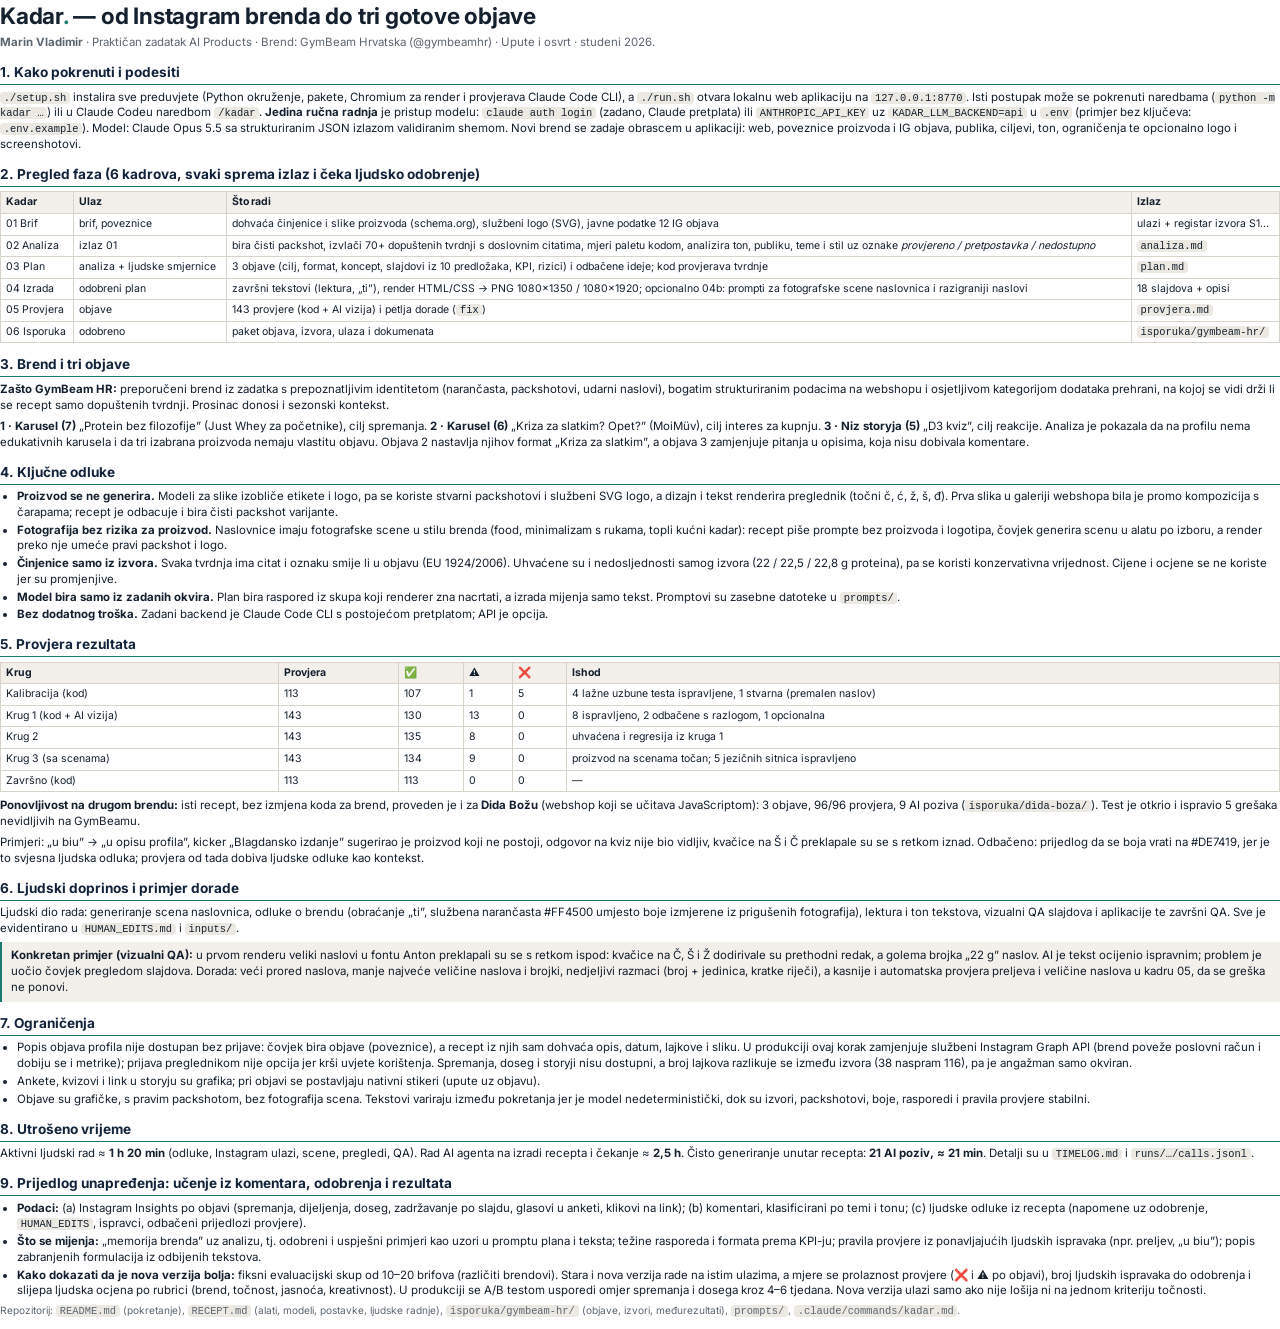
<file: docs/upute_i_osvrt.html>
<!doctype html>
<html lang="hr"><head><meta charset="utf-8">
<title>Kadar — upute i osvrt</title>
<style>
@font-face { font-family: Inter; src: url('../kadar/render/fonts/Inter-Variable.ttf'); font-weight: 100 900; }
@page { size: A4; margin: 13mm 14mm 12mm; }
* { box-sizing: border-box; }
body { font: 8.6pt/1.38 Inter, sans-serif; color: #14202E; margin: 0; }
h1 { font-size: 17pt; margin: 0 0 1mm; letter-spacing: -.01em; }
h1 em { font-style: normal; color: #1A7A70; }
.sub { color: #5C6670; margin-bottom: 3mm; }
h2 { font-size: 10.2pt; margin: 3.2mm 0 1.2mm; color: #12233A; border-bottom: 1.2pt solid #1A7A70; padding-bottom: .6mm; }
p { margin: 0 0 1.4mm; }
ul, ol { margin: 0 0 1.4mm; padding-left: 4.5mm; }
li { margin: 0 0 .5mm; }
code { font-family: ui-monospace, Menlo, monospace; font-size: 7.8pt; background: #ECE9E2; padding: 0 1mm; border-radius: 1mm; }
table { border-collapse: collapse; width: 100%; margin: .6mm 0 1.6mm; font-size: 7.9pt; }
th, td { border: .5pt solid #D9D4CA; padding: .8mm 1.3mm; text-align: left; vertical-align: top; }
th { background: #F3F0EB; }
.cols { display: grid; grid-template-columns: 1fr 1fr; gap: 5mm; }
.box { background: #F3F0EB; border-left: 2pt solid #1A7A70; padding: 1.6mm 2.4mm; margin: 1mm 0 1.6mm; }
.k { font-weight: 700; }
.small { font-size: 7.6pt; color: #5C6670; }
.pb { break-before: page; }
</style></head><body>

<h1>Kadar<em>.</em> — od Instagram brenda do tri gotove objave</h1>
<div class="sub"><b>Marin Vladimir</b> · Praktičan zadatak AI Products · Brend: GymBeam Hrvatska (@gymbeamhr) · Upute i osvrt · studeni 2026.</div>

<h2>1. Kako pokrenuti i podesiti</h2>
<p><code>./setup.sh</code> instalira sve preduvjete (Python okruženje, pakete, Chromium za render i provjerava Claude Code CLI), a <code>./run.sh</code> otvara lokalnu web aplikaciju na <code>127.0.0.1:8770</code>. Isti postupak može se pokrenuti naredbama (<code>python -m kadar …</code>) ili u Claude Codeu naredbom <code>/kadar</code>. <span class="k">Jedina ručna radnja</span> je pristup modelu: <code>claude auth login</code> (zadano, Claude pretplata) ili <code>ANTHROPIC_API_KEY</code> uz <code>KADAR_LLM_BACKEND=api</code> u <code>.env</code> (primjer bez ključeva: <code>.env.example</code>). Model: Claude Opus 5.5 sa strukturiranim JSON izlazom validiranim shemom. Novi brend se zadaje obrascem u aplikaciji: web, poveznice proizvoda i IG objava, publika, ciljevi, ton, ograničenja te opcionalno logo i screenshotovi.</p>

<h2>2. Pregled faza (6 kadrova, svaki sprema izlaz i čeka ljudsko odobrenje)</h2>
<table>
<tr><th>Kadar</th><th>Ulaz</th><th>Što radi</th><th>Izlaz</th></tr>
<tr><td>01 Brif</td><td>brif, poveznice</td><td>dohvaća činjenice i slike proizvoda (schema.org), službeni logo (SVG), javne podatke 12 IG objava</td><td>ulazi + registar izvora S1…</td></tr>
<tr><td>02 Analiza</td><td>izlaz 01</td><td>bira čisti packshot, izvlači 70+ dopuštenih tvrdnji s doslovnim citatima, mjeri paletu kodom, analizira ton, publiku, teme i stil uz oznake <i>provjereno / pretpostavka / nedostupno</i></td><td><code>analiza.md</code></td></tr>
<tr><td>03 Plan</td><td>analiza + ljudske smjernice</td><td>3 objave (cilj, format, koncept, slajdovi iz 10 predložaka, KPI, rizici) i odbačene ideje; kod provjerava tvrdnje</td><td><code>plan.md</code></td></tr>
<tr><td>04 Izrada</td><td>odobreni plan</td><td>završni tekstovi (lektura, „ti”), render HTML/CSS → PNG 1080×1350 / 1080×1920; opcionalno 04b: prompti za fotografske scene naslovnica i razigraniji naslovi</td><td>18 slajdova + opisi</td></tr>
<tr><td>05 Provjera</td><td>objave</td><td>143 provjere (kod + AI vizija) i petlja dorade (<code>fix</code>)</td><td><code>provjera.md</code></td></tr>
<tr><td>06 Isporuka</td><td>odobreno</td><td>paket objava, izvora, ulaza i dokumenata</td><td><code>isporuka/gymbeam-hr/</code></td></tr>
</table>

<h2>3. Brend i tri objave</h2>
<p><span class="k">Zašto GymBeam HR:</span> preporučeni brend iz zadatka s prepoznatljivim identitetom (narančasta, packshotovi, udarni naslovi), bogatim strukturiranim podacima na webshopu i osjetljivom kategorijom dodataka prehrani, na kojoj se vidi drži li se recept samo dopuštenih tvrdnji. Prosinac donosi i sezonski kontekst.</p>
<p><span class="k">1 · Karusel (7)</span> „Protein bez filozofije” (Just Whey za početnike), cilj spremanja. <span class="k">2 · Karusel (6)</span> „Kriza za slatkim? Opet?” (MoiMüv), cilj interes za kupnju. <span class="k">3 · Niz storyja (5)</span> „D3 kviz”, cilj reakcije. Analiza je pokazala da na profilu nema edukativnih karusela i da tri izabrana proizvoda nemaju vlastitu objavu. Objava 2 nastavlja njihov format „Kriza za slatkim”, a objava 3 zamjenjuje pitanja u opisima, koja nisu dobivala komentare.</p>

<h2>4. Ključne odluke</h2>
<ul>
<li><span class="k">Proizvod se ne generira.</span> Modeli za slike izobliče etikete i logo, pa se koriste stvarni packshotovi i službeni SVG logo, a dizajn i tekst renderira preglednik (točni č, ć, ž, š, đ). Prva slika u galeriji webshopa bila je promo kompozicija s čarapama; recept je odbacuje i bira čisti packshot varijante.</li>
<li><span class="k">Fotografija bez rizika za proizvod.</span> Naslovnice imaju fotografske scene u stilu brenda (food, minimalizam s rukama, topli kućni kadar): recept piše prompte bez proizvoda i logotipa, čovjek generira scenu u alatu po izboru, a render preko nje umeće pravi packshot i logo.</li>
<li><span class="k">Činjenice samo iz izvora.</span> Svaka tvrdnja ima citat i oznaku smije li u objavu (EU 1924/2006). Uhvaćene su i nedosljednosti samog izvora (22 / 22,5 / 22,8 g proteina), pa se koristi konzervativna vrijednost. Cijene i ocjene se ne koriste jer su promjenjive.</li>
<li><span class="k">Model bira samo iz zadanih okvira.</span> Plan bira raspored iz skupa koji renderer zna nacrtati, a izrada mijenja samo tekst. Promptovi su zasebne datoteke u <code>prompts/</code>.</li>
<li><span class="k">Bez dodatnog troška.</span> Zadani backend je Claude Code CLI s postojećom pretplatom; API je opcija.</li>
</ul>

<h2>5. Provjera rezultata</h2>
<table>
<tr><th>Krug</th><th>Provjera</th><th>✅</th><th>⚠️</th><th>❌</th><th>Ishod</th></tr>
<tr><td>Kalibracija (kod)</td><td>113</td><td>107</td><td>1</td><td>5</td><td>4 lažne uzbune testa ispravljene, 1 stvarna (premalen naslov)</td></tr>
<tr><td>Krug 1 (kod + AI vizija)</td><td>143</td><td>130</td><td>13</td><td>0</td><td>8 ispravljeno, 2 odbačene s razlogom, 1 opcionalna</td></tr>
<tr><td>Krug 2</td><td>143</td><td>135</td><td>8</td><td>0</td><td>uhvaćena i regresija iz kruga 1</td></tr>
<tr><td>Krug 3 (sa scenama)</td><td>143</td><td>134</td><td>9</td><td>0</td><td>proizvod na scenama točan; 5 jezičnih sitnica ispravljeno</td></tr>
<tr><td>Završno (kod)</td><td>113</td><td>113</td><td>0</td><td>0</td><td>—</td></tr>
</table>
<p><span class="k">Ponovljivost na drugom brendu:</span> isti recept, bez izmjena koda za brend, proveden je i za <span class="k">Dida Božu</span> (webshop koji se učitava JavaScriptom): 3 objave, 96/96 provjera, 9 AI poziva (<code>isporuka/dida-boza/</code>). Test je otkrio i ispravio 5 grešaka nevidljivih na GymBeamu.</p>
<p>Primjeri: „u biu” → „u opisu profila”, kicker „Blagdansko izdanje” sugerirao je proizvod koji ne postoji, odgovor na kviz nije bio vidljiv, kvačice na Š i Č preklapale su se s retkom iznad. Odbačeno: prijedlog da se boja vrati na #DE7419, jer je to svjesna ljudska odluka; provjera od tada dobiva ljudske odluke kao kontekst.</p>

<h2>6. Ljudski doprinos i primjer dorade</h2>
<p>Ljudski dio rada: generiranje scena naslovnica, odluke o brendu (obraćanje „ti”, službena narančasta #FF4500 umjesto boje izmjerene iz prigušenih fotografija), lektura i ton tekstova, vizualni QA slajdova i aplikacije te završni QA. Sve je evidentirano u <code>HUMAN_EDITS.md</code> i <code>inputs/</code>.</p>
<div class="box"><span class="k">Konkretan primjer (vizualni QA):</span> u prvom renderu veliki naslovi u fontu Anton preklapali su se s retkom ispod: kvačice na Č, Š i Ž dodirivale su prethodni redak, a golema brojka „22 g” naslov. AI je tekst ocijenio ispravnim; problem je uočio čovjek pregledom slajdova. Dorada: veći prored naslova, manje najveće veličine naslova i brojki, nedjeljivi razmaci (broj + jedinica, kratke riječi), a kasnije i automatska provjera preljeva i veličine naslova u kadru 05, da se greška ne ponovi.</div>

<h2>7. Ograničenja</h2>
<ul>
<li>Popis objava profila nije dostupan bez prijave: čovjek bira objave (poveznice), a recept iz njih sam dohvaća opis, datum, lajkove i sliku. U produkciji ovaj korak zamjenjuje službeni Instagram Graph API (brend poveže poslovni račun i dobiju se i metrike); prijava preglednikom nije opcija jer krši uvjete korištenja. Spremanja, doseg i storyji nisu dostupni, a broj lajkova razlikuje se između izvora (38 naspram 116), pa je angažman samo okviran.</li>
<li>Ankete, kvizovi i link u storyju su grafika; pri objavi se postavljaju nativni stikeri (upute uz objavu).</li>
<li>Objave su grafičke, s pravim packshotom, bez fotografija scena. Tekstovi variraju između pokretanja jer je model nedeterministički, dok su izvori, packshotovi, boje, rasporedi i pravila provjere stabilni.</li>
</ul>

<h2>8. Utrošeno vrijeme</h2>
<p>Aktivni ljudski rad ≈ <span class="k">1 h 20 min</span> (odluke, Instagram ulazi, scene, pregledi, QA). Rad AI agenta na izradi recepta i čekanje ≈ <span class="k">2,5 h</span>. Čisto generiranje unutar recepta: <span class="k">21 AI poziv, ≈ 21 min</span>. Detalji su u <code>TIMELOG.md</code> i <code>runs/…/calls.jsonl</code>.</p>

<h2>9. Prijedlog unapređenja: učenje iz komentara, odobrenja i rezultata</h2>
<ul>
<li><span class="k">Podaci:</span> (a) Instagram Insights po objavi (spremanja, dijeljenja, doseg, zadržavanje po slajdu, glasovi u anketi, klikovi na link); (b) komentari, klasificirani po temi i tonu; (c) ljudske odluke iz recepta (napomene uz odobrenje, <code>HUMAN_EDITS</code>, ispravci, odbačeni prijedlozi provjere).</li>
<li><span class="k">Što se mijenja:</span> „memorija brenda” uz analizu, tj. odobreni i uspješni primjeri kao uzori u promptu plana i teksta; težine rasporeda i formata prema KPI-ju; pravila provjere iz ponavljajućih ljudskih ispravaka (npr. preljev, „u biu”); popis zabranjenih formulacija iz odbijenih tekstova.</li>
<li><span class="k">Kako dokazati da je nova verzija bolja:</span> fiksni evaluacijski skup od 10–20 brifova (različiti brendovi). Stara i nova verzija rade na istim ulazima, a mjere se prolaznost provjere (❌ i ⚠️ po objavi), broj ljudskih ispravaka do odobrenja i slijepa ljudska ocjena po rubrici (brend, točnost, jasnoća, kreativnost). U produkciji se A/B testom usporedi omjer spremanja i dosega kroz 4–6 tjedana. Nova verzija ulazi samo ako nije lošija ni na jednom kriteriju točnosti.</li>
</ul>
<p class="small">Repozitorij: <code>README.md</code> (pokretanje), <code>RECEPT.md</code> (alati, modeli, postavke, ljudske radnje), <code>isporuka/gymbeam-hr/</code> (objave, izvori, međurezultati), <code>prompts/</code>, <code>.claude/commands/kadar.md</code>.</p>
</body></html>
</file>
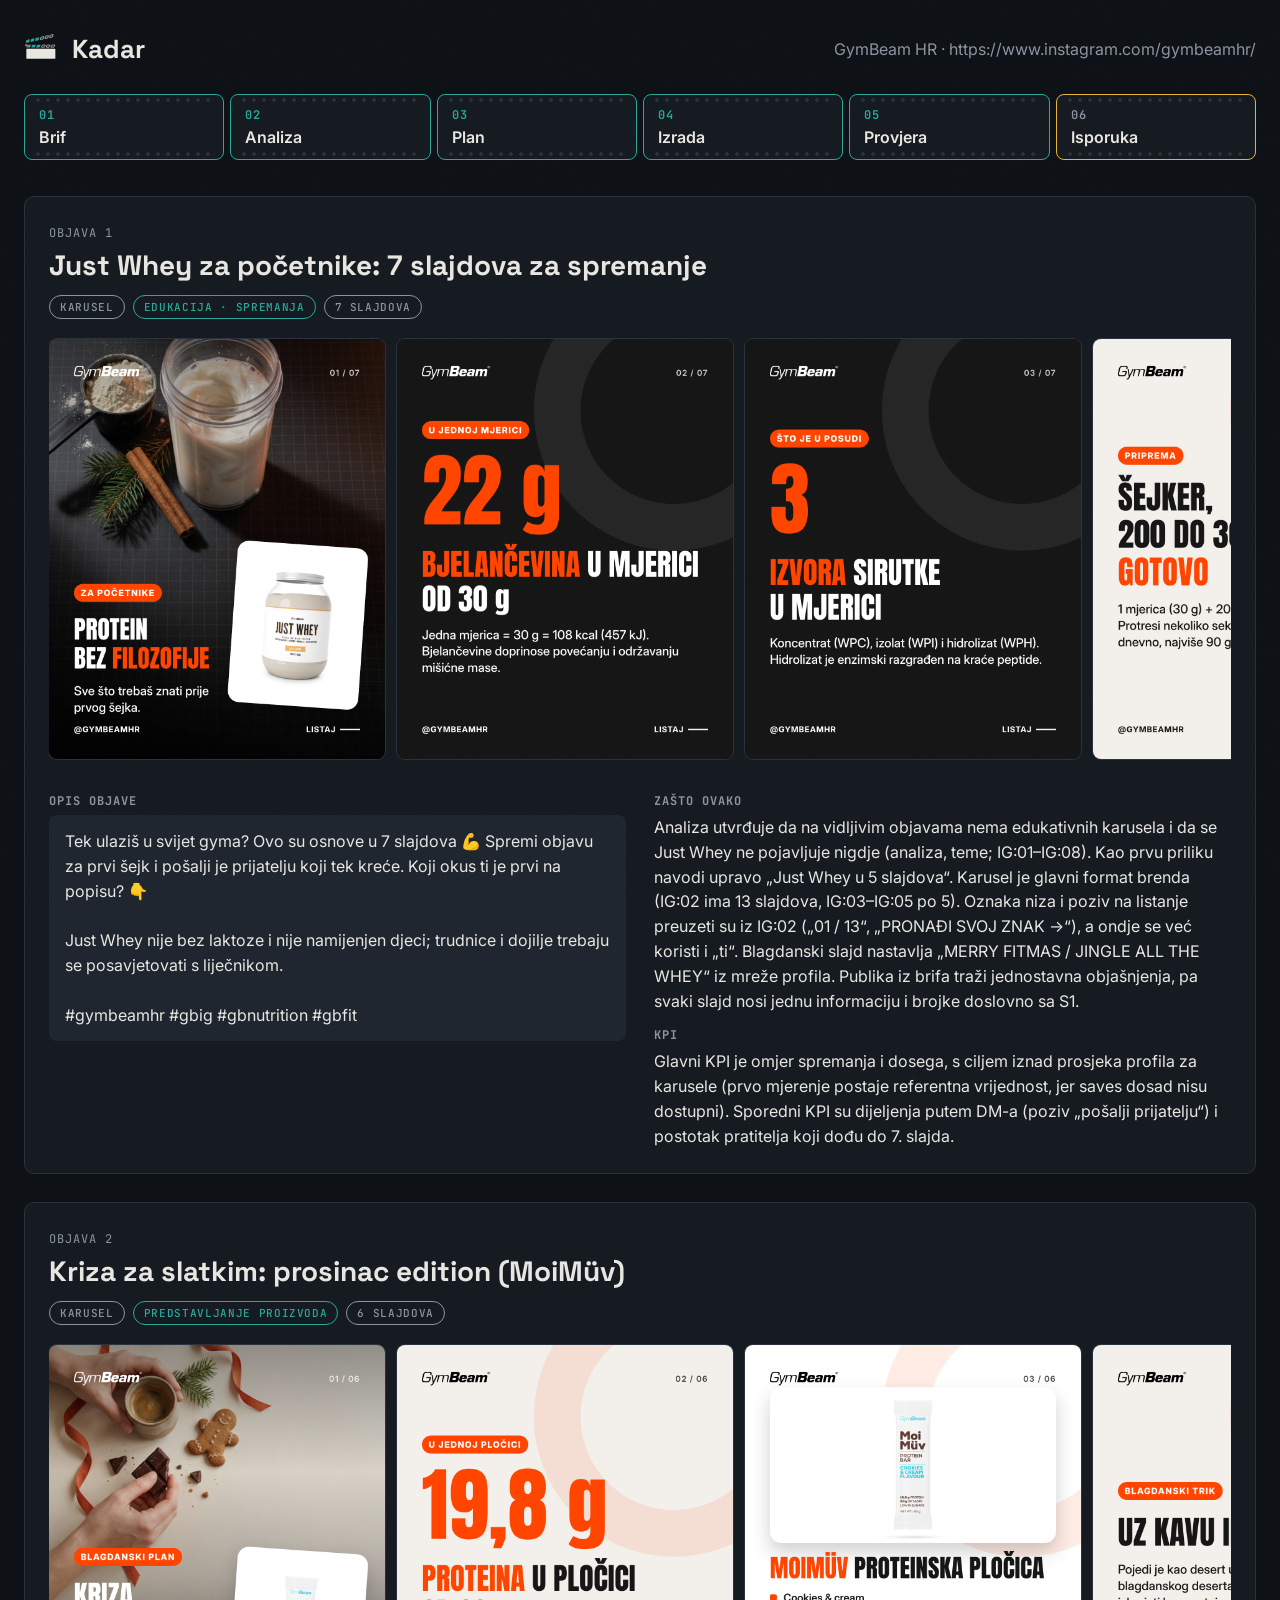
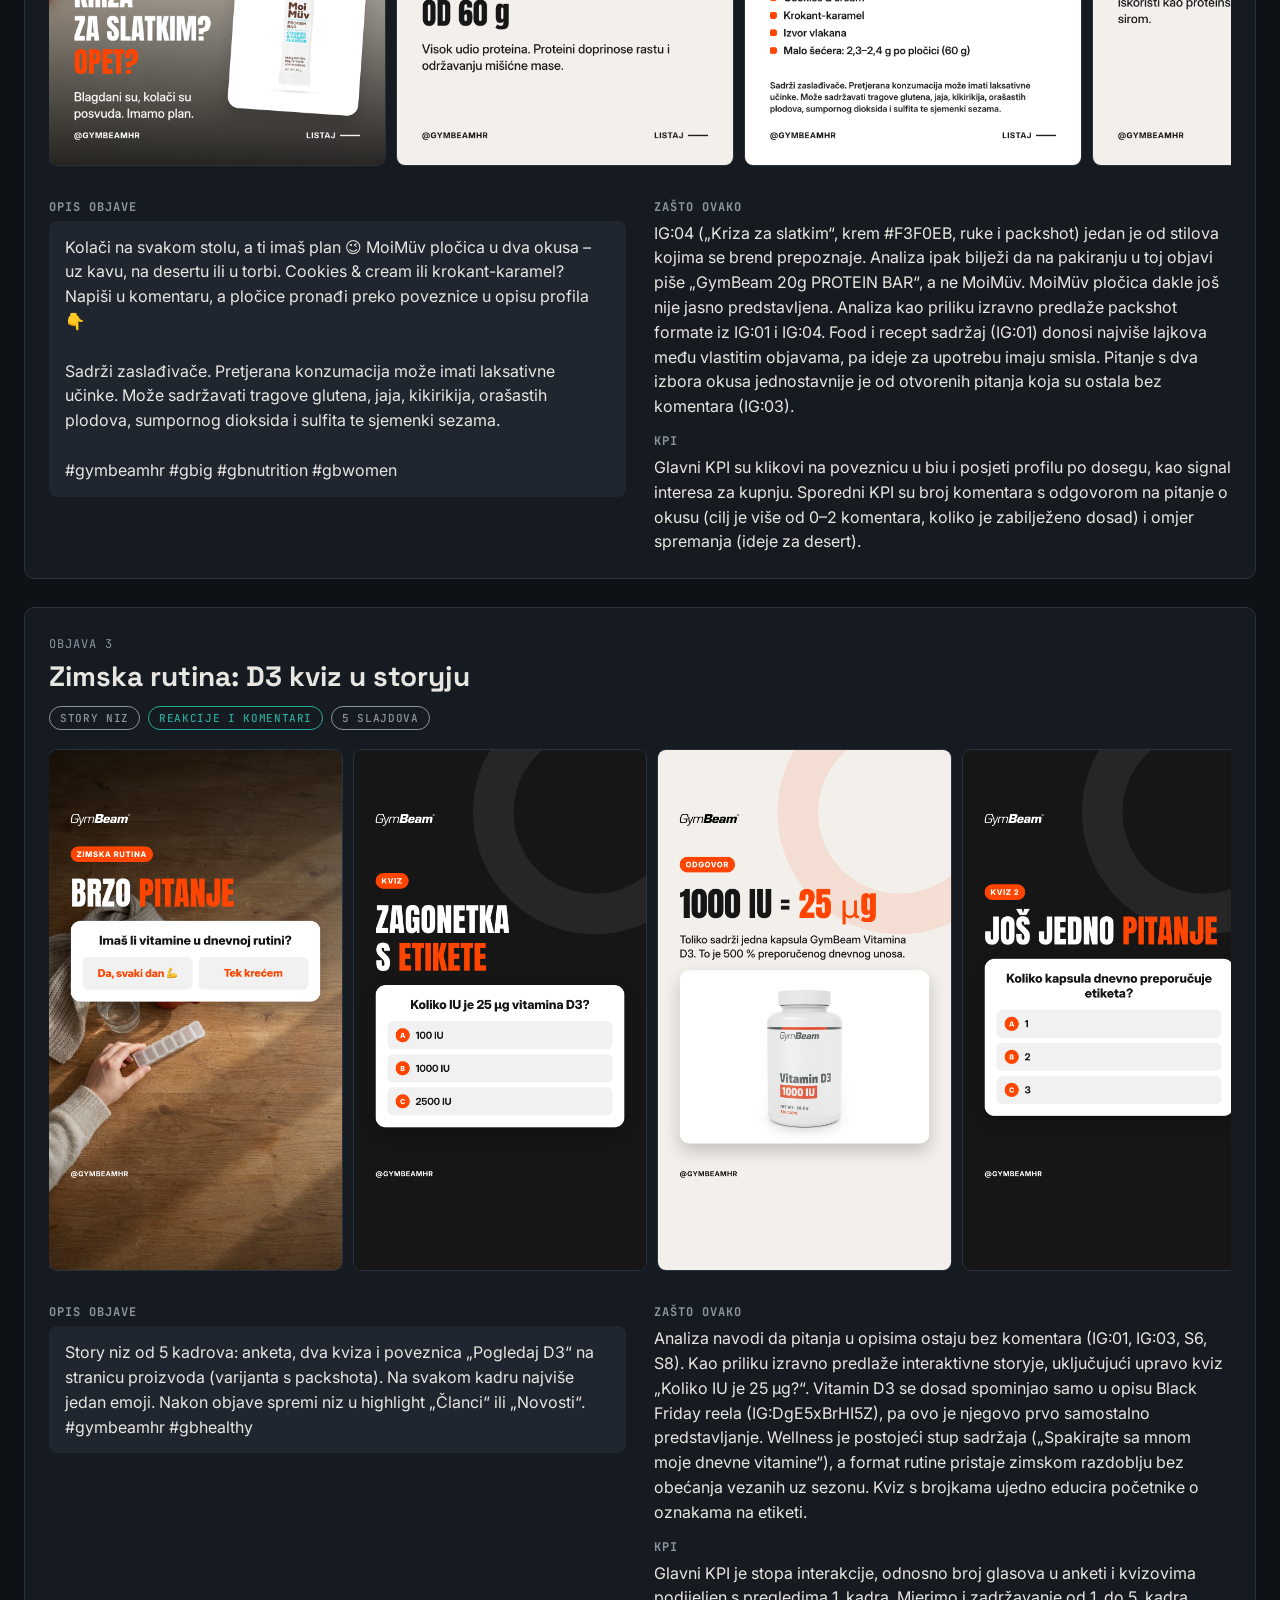
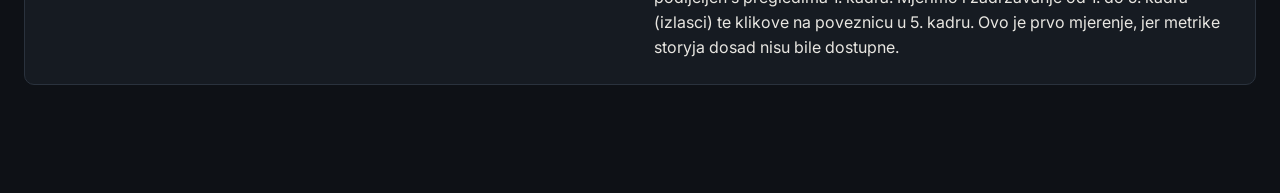
<file: runs/gymbeam-hr/galerija.html>
<!doctype html><html lang="hr"><head><meta charset="utf-8">
<meta name="viewport" content="width=device-width, initial-scale=1">
<title>Kadar · GymBeam HR</title>
<link rel="icon" href="../../app/assets/favicon.svg">
<link rel="stylesheet" href="../../app/assets/theme.css">
<style>
body { margin:0; background:var(--bg); color:var(--text); font-family:var(--font-body); }
.wrap { max-width:1280px; margin:0 auto; padding:32px 24px 80px; }
.mono { font-family:var(--font-mono); font-size:12px; letter-spacing:.08em; text-transform:uppercase; color:var(--text-muted); }
.top { display:flex; align-items:center; gap:14px; } .top img { height:34px; }
.top h1 { font-family:var(--font-head); font-size:26px; margin:0; }
.top .brand { margin-left:auto; color:var(--text-muted); }
ol.timeline { list-style:none; padding:0; margin:28px 0 36px; display:grid; grid-template-columns:repeat(6,1fr); gap:6px; }
.timeline li { background:var(--surface); border:1px solid var(--border); border-radius:8px; padding:12px 14px; font-weight:600;
  display:flex; flex-direction:column; gap:4px; position:relative; }
.timeline li::before, .timeline li::after { content:""; position:absolute; left:8px; right:8px; height:4px;
  background:radial-gradient(circle, var(--border) 1.5px, transparent 2px) 0 0/10px 4px; }
.timeline li::before { top:3px; } .timeline li::after { bottom:3px; }
.st-approved { border-color:var(--accent)!important; } .st-approved .mono { color:var(--accent); }
.st-needs_review { border-color:var(--assumption)!important; } .st-running .mono { color:var(--rec); }
.post { background:var(--surface); border:1px solid var(--border); border-radius:var(--r-card); padding:24px; margin-bottom:28px; }
.post h2 { font-family:var(--font-head); font-size:28px; margin:6px 0 12px; }
.chips { display:flex; gap:8px; flex-wrap:wrap; }
.chip { color:var(--text-muted); } .chip--goal { color:var(--accent); }
.strip { display:flex; gap:12px; overflow-x:auto; padding:20px 0 12px; scroll-snap-type:x mandatory; }
.strip a { flex:none; scroll-snap-align:start; }
.strip img { height:420px; border-radius:8px; display:block; box-shadow:0 0 0 1px var(--border); }
.strip--story img { height:520px; }
.meta { display:grid; grid-template-columns:1fr 1fr; gap:28px; margin-top:8px; }
.meta h3 { margin:14px 0 6px; } .meta p { margin:0; line-height:1.55; color:var(--text); }
.caption { white-space:pre-wrap; background:var(--surface-2); border-radius:8px; padding:14px 16px; }
.empty { text-align:center; color:var(--text-muted); } .empty img { max-width:280px; border-radius:10px; }
@media (max-width:760px) { ol.timeline { grid-template-columns:repeat(3,1fr); } .meta { grid-template-columns:1fr; }
  .strip img { height:300px; } .strip--story img { height:380px; } }
</style></head>
<body class="grain"><div class="wrap">
<div class="top"><img src="../../app/assets/logo.svg" alt=""><h1>Kadar</h1>
  <span class="brand">GymBeam HR · https://www.instagram.com/gymbeamhr/</span></div>
<ol class="timeline"><li class="st-approved"><span class="mono">01</span>Brif</li><li class="st-approved"><span class="mono">02</span>Analiza</li><li class="st-approved"><span class="mono">03</span>Plan</li><li class="st-approved"><span class="mono">04</span>Izrada</li><li class="st-approved"><span class="mono">05</span>Provjera</li><li class="st-needs_review"><span class="mono">06</span>Isporuka</li></ol>

<section class="post">
  <header>
    <span class="mono">OBJAVA 1</span>
    <h2>Just Whey za početnike: 7 slajdova za spremanje</h2>
    <div class="chips"><span class="chip">karusel</span>
      <span class="chip chip--goal">Edukacija · spremanja</span>
      <span class="chip">7 slajdova</span></div>
  </header>
  <div class="strip "><a href="04_izrada/objava_1/slajd_01.png" target="_blank"><img loading="lazy" src="04_izrada/objava_1/slajd_01.png" alt="slajd 1"></a><a href="04_izrada/objava_1/slajd_02.png" target="_blank"><img loading="lazy" src="04_izrada/objava_1/slajd_02.png" alt="slajd 2"></a><a href="04_izrada/objava_1/slajd_03.png" target="_blank"><img loading="lazy" src="04_izrada/objava_1/slajd_03.png" alt="slajd 3"></a><a href="04_izrada/objava_1/slajd_04.png" target="_blank"><img loading="lazy" src="04_izrada/objava_1/slajd_04.png" alt="slajd 4"></a><a href="04_izrada/objava_1/slajd_05.png" target="_blank"><img loading="lazy" src="04_izrada/objava_1/slajd_05.png" alt="slajd 5"></a><a href="04_izrada/objava_1/slajd_06.png" target="_blank"><img loading="lazy" src="04_izrada/objava_1/slajd_06.png" alt="slajd 6"></a><a href="04_izrada/objava_1/slajd_07.png" target="_blank"><img loading="lazy" src="04_izrada/objava_1/slajd_07.png" alt="slajd 7"></a></div>
  <div class="meta">
    <div><h3 class="mono">Opis objave</h3><p class="caption">Tek ulaziš u svijet gyma? Ovo su osnove u 7 slajdova 💪 Spremi objavu za prvi šejk i pošalji je prijatelju koji tek kreće. Koji okus ti je prvi na popisu? 👇

Just Whey nije bez laktoze i nije namijenjen djeci; trudnice i dojilje trebaju se posavjetovati s liječnikom.

#gymbeamhr #gbig #gbnutrition #gbfit</p></div>
    <div><h3 class="mono">Zašto ovako</h3><p>Analiza utvrđuje da na vidljivim objavama nema edukativnih karusela i da se Just Whey ne pojavljuje nigdje (analiza, teme; IG:01–IG:08). Kao prvu priliku navodi upravo „Just Whey u 5 slajdova“. Karusel je glavni format brenda (IG:02 ima 13 slajdova, IG:03–IG:05 po 5). Oznaka niza i poziv na listanje preuzeti su iz IG:02 („01 / 13“, „PRONAĐI SVOJ ZNAK →“), a ondje se već koristi i „ti“. Blagdanski slajd nastavlja „MERRY FITMAS / JINGLE ALL THE WHEY“ iz mreže profila. Publika iz brifa traži jednostavna objašnjenja, pa svaki slajd nosi jednu informaciju i brojke doslovno sa S1.</p>
      <h3 class="mono">KPI</h3><p>Glavni KPI je omjer spremanja i dosega, s ciljem iznad prosjeka profila za karusele (prvo mjerenje postaje referentna vrijednost, jer saves dosad nisu dostupni). Sporedni KPI su dijeljenja putem DM-a (poziv „pošalji prijatelju“) i postotak pratitelja koji dođu do 7. slajda.</p></div>
  </div>
</section>
<section class="post">
  <header>
    <span class="mono">OBJAVA 2</span>
    <h2>Kriza za slatkim: prosinac edition (MoiMüv)</h2>
    <div class="chips"><span class="chip">karusel</span>
      <span class="chip chip--goal">Predstavljanje proizvoda</span>
      <span class="chip">6 slajdova</span></div>
  </header>
  <div class="strip "><a href="04_izrada/objava_2/slajd_01.png" target="_blank"><img loading="lazy" src="04_izrada/objava_2/slajd_01.png" alt="slajd 1"></a><a href="04_izrada/objava_2/slajd_02.png" target="_blank"><img loading="lazy" src="04_izrada/objava_2/slajd_02.png" alt="slajd 2"></a><a href="04_izrada/objava_2/slajd_03.png" target="_blank"><img loading="lazy" src="04_izrada/objava_2/slajd_03.png" alt="slajd 3"></a><a href="04_izrada/objava_2/slajd_04.png" target="_blank"><img loading="lazy" src="04_izrada/objava_2/slajd_04.png" alt="slajd 4"></a><a href="04_izrada/objava_2/slajd_05.png" target="_blank"><img loading="lazy" src="04_izrada/objava_2/slajd_05.png" alt="slajd 5"></a><a href="04_izrada/objava_2/slajd_06.png" target="_blank"><img loading="lazy" src="04_izrada/objava_2/slajd_06.png" alt="slajd 6"></a></div>
  <div class="meta">
    <div><h3 class="mono">Opis objave</h3><p class="caption">Kolači na svakom stolu, a ti imaš plan 😉 MoiMüv pločica u dva okusa – uz kavu, na desertu ili u torbi. Cookies &amp; cream ili krokant-karamel? Napiši u komentaru, a pločice pronađi preko poveznice u opisu profila 👇

Sadrži zaslađivače. Pretjerana konzumacija može imati laksativne učinke. Može sadržavati tragove glutena, jaja, kikirikija, orašastih plodova, sumpornog dioksida i sulfita te sjemenki sezama.

#gymbeamhr #gbig #gbnutrition #gbwomen</p></div>
    <div><h3 class="mono">Zašto ovako</h3><p>IG:04 („Kriza za slatkim“, krem #F3F0EB, ruke i packshot) jedan je od stilova kojima se brend prepoznaje. Analiza ipak bilježi da na pakiranju u toj objavi piše „GymBeam 20g PROTEIN BAR“, a ne MoiMüv. MoiMüv pločica dakle još nije jasno predstavljena. Analiza kao priliku izravno predlaže packshot formate iz IG:01 i IG:04. Food i recept sadržaj (IG:01) donosi najviše lajkova među vlastitim objavama, pa ideje za upotrebu imaju smisla. Pitanje s dva izbora okusa jednostavnije je od otvorenih pitanja koja su ostala bez komentara (IG:03).</p>
      <h3 class="mono">KPI</h3><p>Glavni KPI su klikovi na poveznicu u biu i posjeti profilu po dosegu, kao signal interesa za kupnju. Sporedni KPI su broj komentara s odgovorom na pitanje o okusu (cilj je više od 0–2 komentara, koliko je zabilježeno dosad) i omjer spremanja (ideje za desert).</p></div>
  </div>
</section>
<section class="post">
  <header>
    <span class="mono">OBJAVA 3</span>
    <h2>Zimska rutina: D3 kviz u storyju</h2>
    <div class="chips"><span class="chip">story niz</span>
      <span class="chip chip--goal">Reakcije i komentari</span>
      <span class="chip">5 slajdova</span></div>
  </header>
  <div class="strip strip--story"><a href="04_izrada/objava_3/slajd_01.png" target="_blank"><img loading="lazy" src="04_izrada/objava_3/slajd_01.png" alt="slajd 1"></a><a href="04_izrada/objava_3/slajd_02.png" target="_blank"><img loading="lazy" src="04_izrada/objava_3/slajd_02.png" alt="slajd 2"></a><a href="04_izrada/objava_3/slajd_03.png" target="_blank"><img loading="lazy" src="04_izrada/objava_3/slajd_03.png" alt="slajd 3"></a><a href="04_izrada/objava_3/slajd_04.png" target="_blank"><img loading="lazy" src="04_izrada/objava_3/slajd_04.png" alt="slajd 4"></a><a href="04_izrada/objava_3/slajd_05.png" target="_blank"><img loading="lazy" src="04_izrada/objava_3/slajd_05.png" alt="slajd 5"></a></div>
  <div class="meta">
    <div><h3 class="mono">Opis objave</h3><p class="caption">Story niz od 5 kadrova: anketa, dva kviza i poveznica „Pogledaj D3“ na stranicu proizvoda (varijanta s packshota). Na svakom kadru najviše jedan emoji. Nakon objave spremi niz u highlight „Članci“ ili „Novosti“. #gymbeamhr #gbhealthy</p></div>
    <div><h3 class="mono">Zašto ovako</h3><p>Analiza navodi da pitanja u opisima ostaju bez komentara (IG:01, IG:03, S6, S8). Kao priliku izravno predlaže interaktivne storyje, uključujući upravo kviz „Koliko IU je 25 μg?“. Vitamin D3 se dosad spominjao samo u opisu Black Friday reela (IG:DgE5xBrHI5Z), pa ovo je njegovo prvo samostalno predstavljanje. Wellness je postojeći stup sadržaja („Spakirajte sa mnom moje dnevne vitamine“), a format rutine pristaje zimskom razdoblju bez obećanja vezanih uz sezonu. Kviz s brojkama ujedno educira početnike o oznakama na etiketi.</p>
      <h3 class="mono">KPI</h3><p>Glavni KPI je stopa interakcije, odnosno broj glasova u anketi i kvizovima podijeljen s pregledima 1. kadra. Mjerimo i zadržavanje od 1. do 5. kadra (izlasci) te klikove na poveznicu u 5. kadru. Ovo je prvo mjerenje, jer metrike storyja dosad nisu bile dostupne.</p></div>
  </div>
</section>
</div></body></html>
</file>
<file: app/assets/theme.css>
/* Kadar — dizajn tokeni (vidi DESIGN.md). Tamna tema je zadana. */
@import url('https://fonts.googleapis.com/css2?family=Inter:wght@400;500;600&family=JetBrains+Mono:wght@500&family=Space+Grotesk:wght@600;700&display=swap');

:root {
  --bg: #0E1116; --surface: #161B22; --surface-2: #1F2630; --border: #2A323D;
  --text: #E8E6E1; --text-muted: #8B95A1;
  --accent: #2BA89A; --on-accent: #0E1116; --rec: #FF4D3D;
  --verified: #3FB97F; --assumption: #E8B23A; --missing: #8B95A1;
  --ink: #12233A;
  --r-card: 10px; --r-btn: 8px; --r-input: 6px;
  --font-head: 'Space Grotesk', system-ui, sans-serif;
  --font-body: 'Inter', system-ui, sans-serif;
  --font-mono: 'JetBrains Mono', ui-monospace, monospace;
}
:root[data-theme="light"] {
  --bg: #F5F3EE; --surface: #FFFFFF; --surface-2: #ECE9E2; --border: #D9D4CA;
  --text: #14202E; --text-muted: #5C6670;
  --accent: #1A7A70; --on-accent: #FFFFFF; --rec: #E0382A;
  --verified: #23874F; --assumption: #A87A10; --missing: #6B7580;
}

/* filmska zrnatost preko pozadine (samo tamna tema) */
.grain::after {
  content: ""; position: fixed; inset: 0; pointer-events: none; z-index: 1000;
  background: url('grain.png'); opacity: .06; mix-blend-mode: overlay;
}
:root[data-theme="light"] .grain::after { display: none; }

.mono-label { font-family: var(--font-mono); font-size: 12px; letter-spacing: .08em; text-transform: uppercase; color: var(--text-muted); }

/* chipovi izvora */
.chip { display: inline-flex; align-items: center; gap: 6px; padding: 2px 10px; border-radius: 999px;
  font: 500 11px/18px var(--font-mono); letter-spacing: .06em; text-transform: uppercase; border: 1px solid currentColor; }
.chip--verified { color: var(--verified); }
.chip--assumption { color: var(--assumption); }
.chip--missing { color: var(--missing); border-style: dashed; }

/* REC indikator dok AI generira */
.rec { display: inline-flex; align-items: center; gap: 8px; font: 500 12px var(--font-mono); color: var(--rec); letter-spacing: .08em; }
.rec::before { content: ""; width: 8px; height: 8px; border-radius: 50%; background: var(--rec); animation: rec 1.2s ease-in-out infinite; }
@keyframes rec { 50% { opacity: .25; } }

/* ilustracije praznih stanja su svijetle "kartice s ploče" i na tamnoj temi */
.empty-card { border-radius: var(--r-card); box-shadow: 0 0 0 1px var(--border); max-width: 320px; }
</file>
